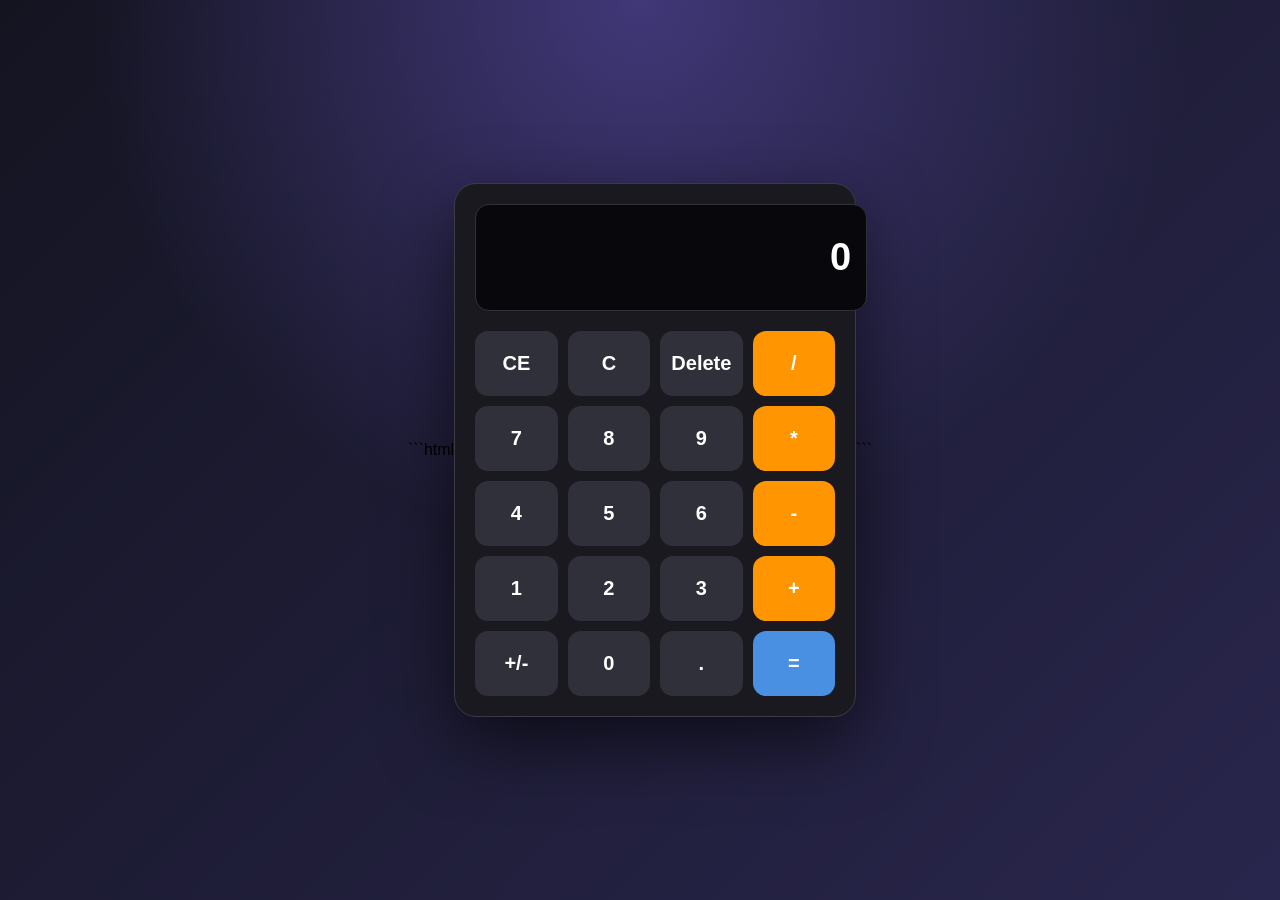
<file: index.html>
```html
<!DOCTYPE html>
<html lang="en">
<head>
    <meta charset="UTF-8">
    <meta name="viewport" content="width=device-width, initial-scale=1.0">
    <title>SuperCalc</title>

    <link rel="stylesheet" href="style.css">
</head>

<body>

    <!-- CALCULATOR -->

    <div class="calculator">

        <div class="display" id="display">0</div>

        <div class="buttons">

            <button onclick="clearEntry()">CE</button>
            <button onclick="clearCalculator()">C</button>
            <button onclick="deleteLast()">Delete</button>
            <button class="operator" onclick="addOperator('/')">/</button>

            <button onclick="addNumber('7')">7</button>
            <button onclick="addNumber('8')">8</button>
            <button onclick="addNumber('9')">9</button>
            <button class="operator" onclick="addOperator('*')">*</button>

            <button onclick="addNumber('4')">4</button>
            <button onclick="addNumber('5')">5</button>
            <button onclick="addNumber('6')">6</button>
            <button class="operator" onclick="addOperator('-')">-</button>

            <button onclick="addNumber('1')">1</button>
            <button onclick="addNumber('2')">2</button>
            <button onclick="addNumber('3')">3</button>
            <button class="operator" onclick="addOperator('+')">+</button>

            <button onclick="toggleSign()">+/-</button>
            <button onclick="addNumber('0')">0</button>
            <button onclick="addDecimal()">.</button>
            <button class="equals" onclick="showUpgrade()">=</button>

        </div>

    </div>


    <!-- SUBSCRIPTION POPUP -->

    <div class="popup-overlay" id="subscriptionPopup">

        <div class="popup">

            <button class="close-button" onclick="closeUpgrade()">×</button>

            <div class="popup-top">
                ⚠️ WAIT! SPECIAL OFFER ⚠️
            </div>

            <h1>🎉 Don't Miss Out!</h1>

            <p class="subtitle">
                Your calculation is ready!
            </p>

            <div class="discount">

                <span>🔥 LIMITED TIME OFFER 🔥</span>

                <strong>87% OFF</strong>

                <b>ONLY $1.99 TODAY!</b>

                <small>⏰ Offer expires in 09:59</small>

            </div>

            <p class="popup-text">
                You've discovered a premium feature! Upgrade your
                SuperCalc™ plan today to unlock your calculation
                results and get access to dozens of amazing features.
            </p>


            <!-- PLANS -->

            <div class="plans">

                <!-- BASIC -->

                <div class="plan basic">

                    <span class="popular">
                        MOST POPULAR
                    </span>

                    <h2>Basic</h2>

                    <div class="price">
                        <del>$9.99</del>
                        <strong>$1.99</strong>
                        <span>/ month</span>
                    </div>

                    <p class="save">
                        SAVE 80%!
                    </p>

                    <ul>
                        <li>✓ Unlimited calculations</li>
                        <li>✓ Standard calculator</li>
                        <li>✓ Calculation history</li>
                        <li>✓ Decimal calculations</li>
                        <li>✓ Basic support</li>
                        <li>✓ Occasional advertisements</li>
                    </ul>

                    <button onclick="goToCheckout('Basic')">
                        UPGRADE TO BASIC
                    </button>

                </div>


                <!-- PREMIUM -->

                <div class="plan premium">

                    <span class="best">
                        ⭐ BEST VALUE ⭐
                    </span>

                    <h2>Premium</h2>

                    <div class="price">
                        <del>$29.99</del>
                        <strong>$4.99</strong>
                        <span>/ month</span>
                    </div>

                    <p class="save">
                        SAVE 83%!
                    </p>

                    <ul>
                        <li>✓ Everything in Basic</li>
                        <li>✓ Unlimited calculations</li>
                        <li>✓ Scientific calculator</li>
                        <li>✓ Unlimited history</li>
                        <li>✓ No advertisements</li>
                        <li>✓ Priority calculations</li>
                        <li>✓ Premium support</li>
                    </ul>

                    <button onclick="goToCheckout('Premium')">
                        GET PREMIUM NOW
                    </button>

                </div>

            </div>


            <div class="guarantee">
                🔒 30-DAY MONEY-BACK GUARANTEE
            </div>

            <p class="fine-print">
                Subscription renews automatically every month.
                You can cancel at any time. By subscribing, you agree
                to our Terms of Service, Privacy Policy, Cookie Policy,
                Billing Agreement and extremely long collection of
                other documents that you probably won't read.
            </p>

            <p class="annoying-message">
                🚨 THIS OFFER MAY NEVER APPEAR AGAIN! 🚨
            </p>

            <p class="tiny-message">
                Seriously, are you sure you want to miss an amazing
                opportunity to calculate numbers?
            </p>

        </div>

    </div>


    <!-- JAVASCRIPT -->

    <script>

        let currentInput = "0";


        function updateDisplay() {

            document.getElementById("display").textContent = currentInput;

        }


        // NUMBER BUTTONS

        function addNumber(number) {

            if (currentInput === "0") {

                currentInput = number;

            } else {

                currentInput += number;

            }

            updateDisplay();
        }


        // DECIMAL BUTTON

        function addDecimal() {

            let parts = currentInput.split(" ");

            let lastNumber = parts[parts.length - 1];

            if (lastNumber.includes(".")) {

                return;

            }

            currentInput += ".";

            updateDisplay();
        }


        // OPERATOR BUTTONS

        function addOperator(operator) {

            if (currentInput === "") {

                return;

            }


            if (
                currentInput.endsWith(" + ") ||
                currentInput.endsWith(" - ") ||
                currentInput.endsWith(" * ") ||
                currentInput.endsWith(" / ")
            ) {

                return;

            }


            currentInput += " " + operator + " ";

            updateDisplay();
        }


        // DELETE

        function deleteLast() {

            if (currentInput.length <= 1) {

                currentInput = "0";

            } else {

                currentInput = currentInput.slice(0, -1);

            }

            updateDisplay();
        }


        // CLEAR

        function clearCalculator() {

            currentInput = "0";

            updateDisplay();
        }


        // CLEAR ENTRY

        function clearEntry() {

            let parts = currentInput.trim().split(" ");


            if (parts.length > 1) {

                parts.pop();
                parts.pop();

                currentInput = parts.join(" ");


                if (currentInput === "") {

                    currentInput = "0";

                }

            } else {

                currentInput = "0";

            }


            updateDisplay();
        }


        // PLUS / MINUS

        function toggleSign() {

            let parts = currentInput.split(" ");

            let last = parts[parts.length - 1];


            if (last === "" || isNaN(last)) {

                return;

            }


            if (last.startsWith("-")) {

                parts[parts.length - 1] =
                    last.substring(1);

            } else {

                parts[parts.length - 1] =
                    "-" + last;

            }


            currentInput = parts.join(" ");

            updateDisplay();
        }


        // EQUALS

        function showUpgrade() {

            document.getElementById(
                "subscriptionPopup"
            ).style.display = "flex";

        }


        // CLOSE POPUP

        function closeUpgrade() {

            document.getElementById(
                "subscriptionPopup"
            ).style.display = "none";

        }


        // GO TO FAKE CHECKOUT

        function goToCheckout(plan) {

            window.location.href =
                "checkout.html?plan=" +
                encodeURIComponent(plan);

        }

    </script>

</body>
</html>
```
</file>
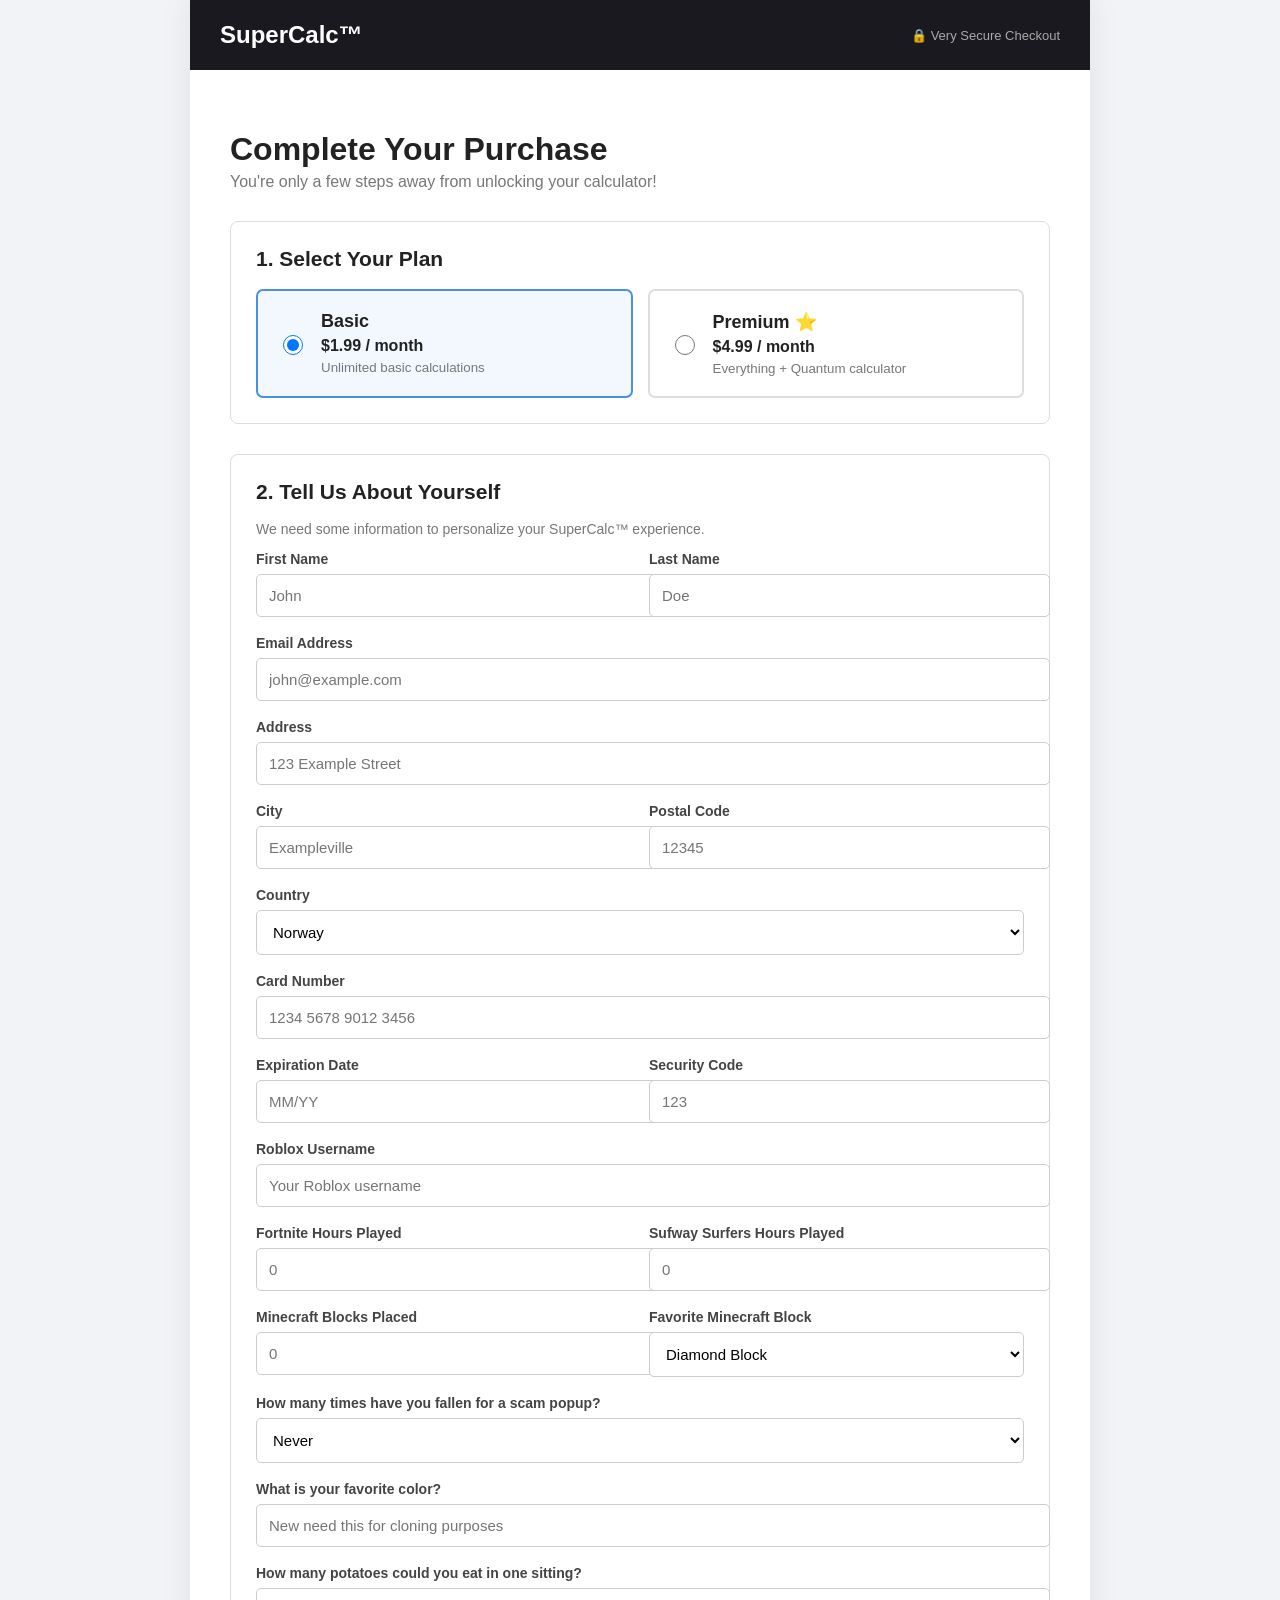
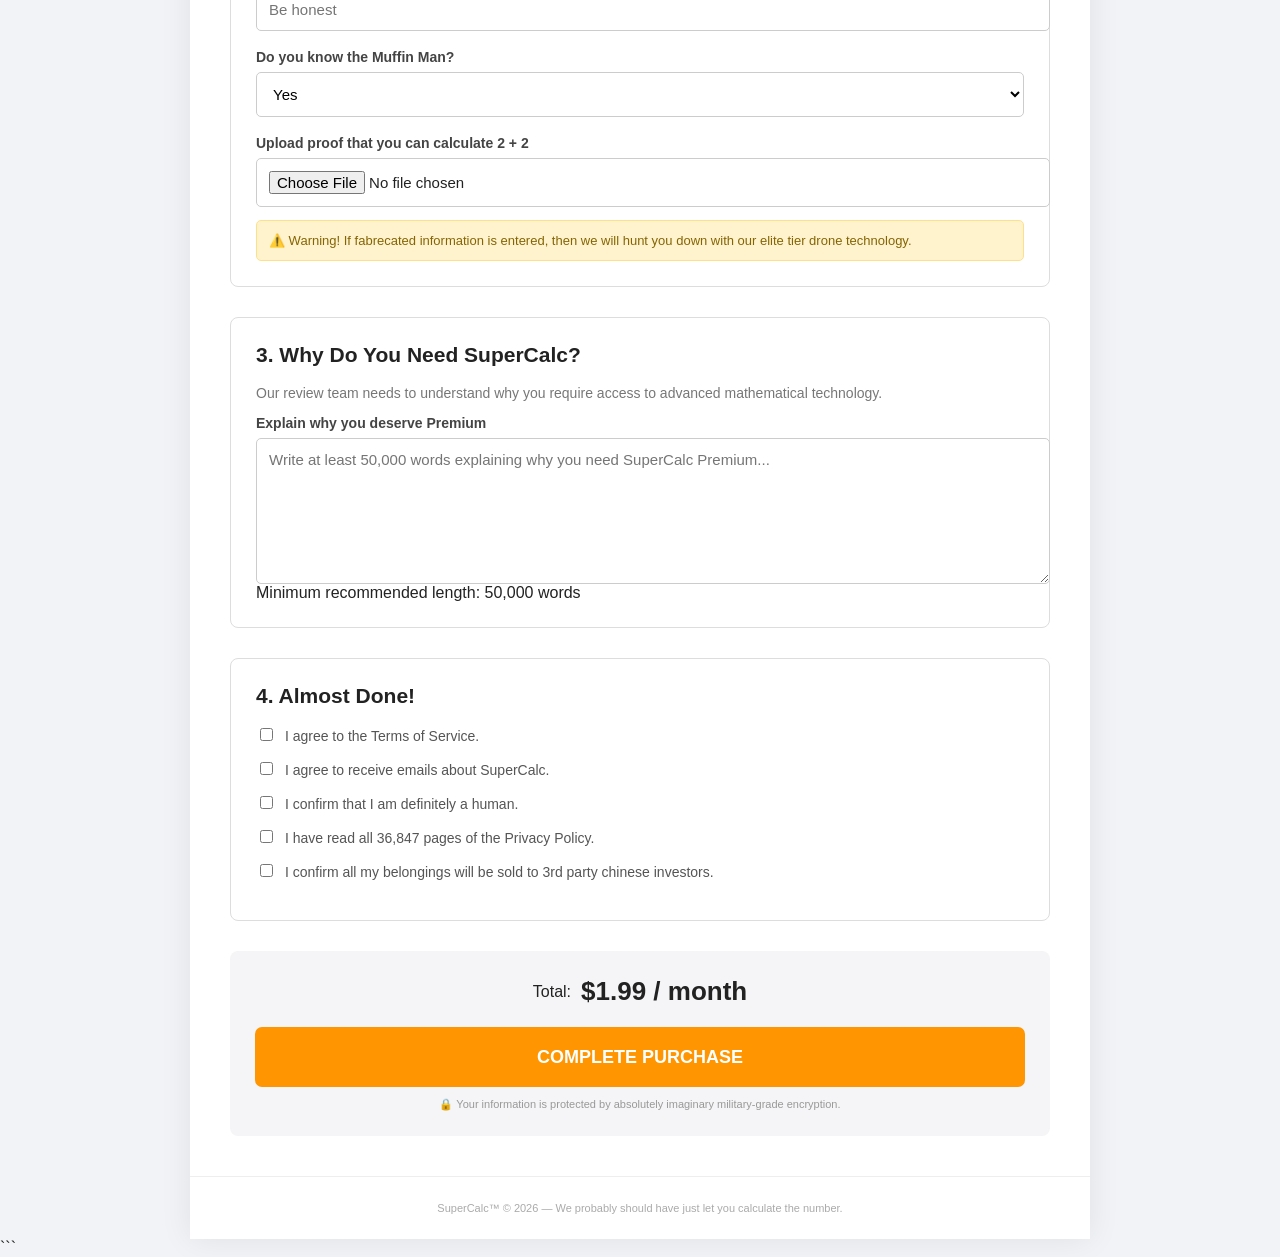
<file: checkout.html>
<!DOCTYPE html>
<html lang="en">
<head>
    <meta charset="UTF-8">
    <meta name="viewport" content="width=device-width, initial-scale=1.0">

    <title>SuperCalc - Complete Your Purchase</title>

    <link rel="stylesheet" href="checkout.css">
</head>

<body>

    <div class="checkout-container">

        <header>
            <div class="logo">SuperCalc™</div>

            <div class="secure">
                🔒 Very Secure Checkout
            </div>
        </header>


        <main>

            <h1>Complete Your Purchase</h1>

            <p class="subtitle">
                You're only a few steps away from unlocking your calculator!
            </p>


            <!-- PLAN SELECTION -->

            <section class="section">

                <h2>1. Select Your Plan</h2>

                <div class="plan-selection">

                    <label class="plan-option">

                        <input
                            type="radio"
                            name="plan"
                            value="Basic"
                            id="basicPlan"
                        >

                        <div>
                            <strong>Basic</strong>

                            <span>$1.99 / month</span>

                            <small>
                                Unlimited basic calculations
                            </small>
                        </div>

                    </label>


                    <label class="plan-option premium-option">

                        <input
                            type="radio"
                            name="plan"
                            value="Premium"
                            id="premiumPlan"
                        >

                        <div>
                            <strong>Premium ⭐</strong>

                            <span>$4.99 / month</span>

                            <small>
                                Everything + Quantum calculator
                            </small>
                        </div>

                    </label>

                </div>

            </section>


            <!-- COMBINED INFORMATION -->

            <section class="section">

                <h2>2. Tell Us About Yourself</h2>

                <p class="section-description">
                    We need some information to personalize your
                    SuperCalc™ experience.
                </p>


                <div class="form-grid">

                    <!-- Normal information -->

                    <div class="field">

                        <label>First Name</label>

                        <input
                            type="text"
                            placeholder="John"
                        >

                    </div>


                    <div class="field">

                        <label>Last Name</label>

                        <input
                            type="text"
                            placeholder="Doe"
                        >

                    </div>


                    <div class="field full">

                        <label>Email Address</label>

                        <input
                            type="email"
                            placeholder="john@example.com"
                        >

                    </div>


                    <div class="field full">

                        <label>Address</label>

                        <input
                            type="text"
                            placeholder="123 Example Street"
                        >

                    </div>


                    <div class="field">

                        <label>City</label>

                        <input
                            type="text"
                            placeholder="Exampleville"
                        >

                    </div>


                    <div class="field">

                        <label>Postal Code</label>

                        <input
                            type="text"
                            placeholder="12345"
                        >

                    </div>


                    <div class="field full">

                        <label>Country</label>

                        <select>

                            <option>Norway</option>
                            <option>United States</option>
                            <option>United Kingdom</option>
                            <option>Sweden</option>
                            <option>Denmark</option>
                            <option>Finland</option>
                            <option>Germany</option>
                            <option>Other</option>

                        </select>

                    </div>


                    <!-- Payment -->

                    <div class="field full">

                        <label>Card Number</label>

                        <input
                            type="text"
                            placeholder="1234 5678 9012 3456"
                        >

                    </div>


                    <div class="field">

                        <label>Expiration Date</label>

                        <input
                            type="text"
                            placeholder="MM/YY"
                        >

                    </div>


                    <div class="field">

                        <label>Security Code</label>

                        <input
                            type="text"
                            placeholder="123"
                        >

                    </div>


                    <!-- Ridiculous information -->


                    <div class="field full">

                        <label>Roblox Username</label>

                        <input
                            type="text"
                            placeholder="Your Roblox username"
                        >

                    </div>


                    <div class="field">

                        <label>Fortnite Hours Played</label>

                        <input
                            type="number"
                            placeholder="0"
                        >

                    </div>


                    <div class="field">

                        <label>Sufway Surfers Hours Played</label>

                        <input
                            type="number"
                            placeholder="0"
                        >

                    </div>


                    <div class="field">

                        <label>Minecraft Blocks Placed</label>

                        <input
                            type="number"
                            placeholder="0"
                        >

                    </div>


                    <div class="field">

                        <label>Favorite Minecraft Block</label>

                        <select>

                            <option>Diamond Block</option>
                            <option>Dirt</option>
                            <option>Oak Planks</option>
                            <option>Cobblestone</option>
                            <option>Grass Block</option>
                            <option>Command Block</option>
                            <option>Bedrock</option>
                            <option>Other</option>

                        </select>

                    </div>


                    <div class="field full">

                        <label>
                            How many times have you fallen for a scam popup?
                        </label>

                        <select>

                            <option>Never</option>
                            <option>Once</option>
                            <option>A few times</option>
                            <option>Too many times</option>
                            <option>
                                I am currently falling for one
                            </option>

                        </select>

                    </div>


                    <div class="field full">

                        <label>
                            What is your favorite color?
                        </label>

                        <input
                            type="text"
                            placeholder="New need this for cloning purposes"
                        >

                    </div>


                    <div class="field full">

                        <label>
                            How many potatoes could you eat in one sitting?
                        </label>

                        <input
                            type="number"
                            placeholder="Be honest"
                        >

                    </div>


                    <div class="field full">

                        <label>
                            Do you know the Muffin Man?
                        </label>

                        <select>

                            <option>Yes</option>
                            <option>No</option>
                            <option>Maybe</option>
                            <option>Why do you need this?</option>

                        </select>

                    </div>


                    <div class="field full">

                        <label>
                            Upload proof that you can calculate 2 + 2
                        </label>

                        <input type="file">

                    </div>

                </div>


                <p class="fake-warning">
                    ⚠️ Warning!
                    If fabrecated information is entered, then we will hunt you down with our elite tier drone technology.
                </p>

            </section>


            <!-- WHY PREMIUM -->

            <section class="section premium-reason">

                <h2>3. Why Do You Need SuperCalc?</h2>

                <p class="section-description">

                    Our review team needs to understand why you require
                    access to advanced mathematical technology.

                </p>


                <div class="field">

                    <label>
                        Explain why you deserve Premium
                    </label>

                    <textarea
                        placeholder="Write at least 50,000 words explaining why you need SuperCalc Premium..."
                    ></textarea>

                </div>


                <div class="word-counter">
                    Minimum recommended length: 50,000 words
                </div>

            </section>


            <!-- FINAL CHECKBOXES -->

            <section class="section">

                <h2>4. Almost Done!</h2>

                <label class="checkbox">

                    <input type="checkbox">

                    I agree to the Terms of Service.

                </label>


                <label class="checkbox">

                    <input type="checkbox">

                    I agree to receive emails about SuperCalc.

                </label>


                <label class="checkbox">

                    <input type="checkbox">

                    I confirm that I am definitely a human.

                </label>


                <label class="checkbox">

                    <input type="checkbox">

                    I have read all 36,847 pages of the Privacy Policy.

                </label>

                
                <label class="checkbox">

                    <input type="checkbox">

                    I confirm all my belongings will be sold to 3rd party chinese investors.

                </label>

            </section>


            <!-- PURCHASE -->

            <section class="purchase">

                <div class="total">

                    <span>Total:</span>

                    <strong id="totalPrice">
                        $1.99 / month
                    </strong>

                </div>


                <button
                    class="purchase-button"
                    onclick="completePurchase()"
                >
                    COMPLETE PURCHASE
                </button>


                <p>
                    🔒 Your information is protected by absolutely
                    imaginary military-grade encryption.
                </p>

            </section>

        </main>


        <footer>

            SuperCalc™ © 2026 —
            We probably should have just let you calculate the number.

        </footer>

    </div>


    <script>

        // Get selected plan from URL

        const parameters =
            new URLSearchParams(window.location.search);

        const selectedPlan =
            parameters.get("plan");


        const basicPlan =
            document.getElementById("basicPlan");

        const premiumPlan =
            document.getElementById("premiumPlan");

        const totalPrice =
            document.getElementById("totalPrice");


        // Select the plan automatically

        if (selectedPlan === "Premium") {

            premiumPlan.checked = true;

            totalPrice.textContent =
                "$4.99 / month";

        } else {

            basicPlan.checked = true;

            totalPrice.textContent =
                "$1.99 / month";

        }


        // Change price

        basicPlan.addEventListener("change", function () {

            totalPrice.textContent =
                "$1.99 / month";

        });


        premiumPlan.addEventListener("change", function () {

            totalPrice.textContent =
                "$4.99 / month";

        });


        // Fake purchase

        function completePurchase() {

            alert(
                "🎉 CONGRATULATIONS!\n\n" +
                "Your SuperCalc subscription has been ordered!\n\n" +
                "wait time aproxemently 74 days.\n\n" +
                "to talk to a our service center. " +
                "call: 800-746-946."
            );

        }

    </script>

</body>
</html>
```
</file>
<file: style.css>
```css
* {
    box-sizing: border-box;
}

html,
body {
    width: 100%;
    height: 100%;
    margin: 0;
}

body {
    font-family: Arial, Helvetica, sans-serif;

    /* Makes the calculator ALWAYS center */
    display: flex;
    justify-content: center;
    align-items: center;

    min-height: 100vh;

    background:
        radial-gradient(circle at top, #403878, transparent 50%),
        linear-gradient(135deg, #141421, #29264d);
}


/* =========================
   CALCULATOR
   ========================= */

.calculator {
    width: 360px;
    max-width: calc(100vw - 30px);

    padding: 20px;

    background: #19191f;

    border: 1px solid #3b3b46;

    border-radius: 22px;

    box-shadow:
        0 25px 70px rgba(0, 0, 0, 0.6);
}


/* Display */

.display {
    width: 100%;
    height: 85px;

    margin-bottom: 20px;
    padding: 10px 15px;

    display: flex;
    align-items: center;
    justify-content: flex-end;

    background: #08080c;

    border: 1px solid #303039;

    border-radius: 14px;

    color: white;

    font-size: 38px;
    font-weight: bold;

    overflow-x: auto;
    white-space: nowrap;
}


/* Button grid */

.buttons {
    display: grid;

    grid-template-columns: repeat(4, 1fr);

    gap: 10px;
}


/* Buttons */

.buttons button {
    height: 65px;

    border: none;
    border-radius: 13px;

    background: #30303a;

    color: white;

    font-size: 20px;
    font-weight: bold;

    cursor: pointer;

    transition:
        background 0.15s,
        transform 0.1s,
        box-shadow 0.15s;
}


/* Hover */

.buttons button:hover {
    background: #444450;

    transform: translateY(-2px);

    box-shadow:
        0 5px 12px rgba(0, 0, 0, 0.3);
}


/* Press */

.buttons button:active {
    transform: scale(0.94);
}


/* Operators */

.buttons .operator {
    background: #ff9500;
}

.buttons .operator:hover {
    background: #ffad32;
}


/* Equals */

.buttons .equals {
    background: #4a90e2;
}

.buttons .equals:hover {
    background: #5da0ee;
}


/* =========================
   SUBSCRIPTION POPUP
   ========================= */

.popup-overlay {

    /* IMPORTANT:
       This keeps the popup completely invisible
       when the website first loads. */

    display: none;

    position: fixed;

    inset: 0;

    width: 100%;
    height: 100%;

    justify-content: center;
    align-items: center;

    padding: 20px;

    background: rgba(0, 0, 0, 0.78);

    z-index: 9999;
}


/* Popup */

.popup {
    position: relative;

    width: 760px;
    max-width: 100%;

    max-height: 90vh;

    overflow-y: auto;

    padding: 30px;

    background: white;

    color: #222;

    border-radius: 8px;

    box-shadow:
        0 20px 80px rgba(0, 0, 0, 0.8);

    text-align: center;

    animation: popupAppear 0.2s ease-out;
}


@keyframes popupAppear {

    from {
        opacity: 0;
        transform: scale(0.9);
    }

    to {
        opacity: 1;
        transform: scale(1);
    }

}


/* Red top banner */

.popup-top {

    margin: -30px -30px 20px;

    padding: 13px;

    background: #f52222;

    color: white;

    font-size: 15px;

    font-weight: bold;

    letter-spacing: 1px;
}


/* Close */

.close-button {

    position: absolute;

    top: 45px;
    right: 15px;

    width: 35px;
    height: 35px;

    border: none;

    background: transparent;

    color: white;

    font-size: 30px;

    cursor: pointer;

    z-index: 2;
}

.close-button:hover {
    color: #ddd;
}


/* Heading */

.popup h1 {

    margin: 10px 30px 5px;

    font-size: 30px;
}

.subtitle {

    margin-top: 5px;

    color: #666;

    font-size: 17px;
}


/* Discount box */

.discount {

    margin: 20px auto;

    padding: 15px;

    display: flex;

    flex-direction: column;

    gap: 4px;

    max-width: 550px;

    background: #fff3cd;

    border: 3px dashed #ff9500;

    border-radius: 6px;

    color: #a15c00;
}

.discount strong {

    color: #e21c00;

    font-size: 38px;
}

.discount b {

    color: #e21c00;

    font-size: 18px;
}

.discount small {

    color: #777;

    font-size: 12px;
}


/* Text */

.popup-text {

    max-width: 650px;

    margin: 20px auto;

    color: #555;

    line-height: 1.5;
}


/* Plans */

.plans {

    display: grid;

    grid-template-columns: 1fr 1fr;

    gap: 18px;

    margin-top: 25px;
}


/* Plan */

.plan {

    position: relative;

    padding: 25px 20px;

    border: 2px solid #ddd;

    border-radius: 8px;

    background: #fafafa;

    text-align: left;
}


/* Basic */

.basic {
    border-color: #4a90e2;
}


/* Premium */

.premium {

    border-color: #ff9500;

    background: #fffaf2;
}


/* Badges */

.popular,
.best {

    display: block;

    width: fit-content;

    margin: -10px auto 10px;

    padding: 5px 10px;

    border-radius: 20px;

    color: white;

    font-size: 10px;

    font-weight: bold;
}

.popular {
    background: #4a90e2;
}

.best {
    background: #ff9500;
}


/* Plan headings */

.plan h2 {

    margin: 8px 0 15px;

    text-align: center;

    font-size: 25px;
}


/* Price */

.price {

    text-align: center;
}

.price del {

    display: block;

    color: #999;

    font-size: 14px;
}

.price strong {

    font-size: 40px;

    color: #222;
}

.price span {

    color: #777;

    font-size: 14px;
}


/* Savings */

.save {

    text-align: center;

    color: #e21c00;

    font-weight: bold;

    font-size: 12px;
}


/* Feature list */

.plan ul {

    padding: 0;

    margin: 15px 0;

    list-style: none;

    color: #555;

    font-size: 14px;

    line-height: 1.9;
}


/* Plan buttons */

.plan button {

    width: 100%;

    height: 50px;

    border: none;

    border-radius: 5px;

    color: white;

    font-weight: bold;

    cursor: pointer;

    transition: 0.15s;
}


.basic button {
    background: #4a90e2;
}

.basic button:hover {
    background: #347bc8;
}


.premium button {
    background: #ff7a00;
}

.premium button:hover {
    background: #df6800;
}


/* Guarantee */

.guarantee {

    margin-top: 20px;

    padding: 10px;

    background: #e9f8ed;

    color: #237a38;

    font-size: 12px;

    font-weight: bold;

    border-radius: 4px;
}


/* Fine print */

.fine-print {

    margin: 15px 20px 5px;

    color: #999;

    font-size: 10px;

    line-height: 1.5;
}


/* Annoying messages */

.annoying-message {

    margin: 10px;

    color: #e21c00;

    font-size: 13px;

    font-weight: bold;
}

.tiny-message {

    color: #aaa;

    font-size: 10px;
}


/* Mobile */

@media (max-width: 650px) {

    .plans {
        grid-template-columns: 1fr;
    }

    .popup {
        padding: 20px;
    }

    .popup-top {
        margin: -20px -20px 20px;
    }

    .popup h1 {
        font-size: 24px;
    }

}
```
</file>
<file: checkout.css>
```css id="z8m1kv"
* {
    box-sizing: border-box;
}

body {
    margin: 0;

    font-family: Arial, Helvetica, sans-serif;

    background: #f1f3f6;

    color: #222;
}


/* Main container */

.checkout-container {
    width: 100%;
    max-width: 900px;

    margin: 0 auto;

    background: white;

    min-height: 100vh;

    box-shadow:
        0 0 30px rgba(0, 0, 0, 0.08);
}


/* Header */

header {
    height: 70px;

    padding: 0 30px;

    display: flex;

    align-items: center;

    justify-content: space-between;

    background: #19191f;

    color: white;
}

.logo {
    font-size: 24px;

    font-weight: bold;
}

.secure {
    font-size: 13px;

    color: #aaa;
}


/* Main */

main {
    padding: 40px;
}

main > h1 {
    margin-bottom: 5px;

    font-size: 32px;
}

.subtitle {
    margin-top: 0;

    color: #777;
}


/* Sections */

.section {
    margin-top: 30px;

    padding: 25px;

    border: 1px solid #ddd;

    border-radius: 8px;

    background: #fff;
}

.section h2 {
    margin-top: 0;

    font-size: 21px;
}


/* Plan selection */

.plan-selection {
    display: grid;

    grid-template-columns: 1fr 1fr;

    gap: 15px;
}

.plan-option {
    display: flex;

    gap: 15px;

    align-items: center;

    padding: 20px;

    border: 2px solid #ddd;

    border-radius: 7px;

    cursor: pointer;
}

.plan-option:hover {
    border-color: #4a90e2;
}

.plan-option:has(input:checked) {
    border-color: #4a90e2;

    background: #f3f8ff;
}

.premium-option:has(input:checked) {
    border-color: #ff9500;

    background: #fff8ed;
}

.plan-option input {
    width: 20px;
    height: 20px;
}

.plan-option div {
    display: flex;

    flex-direction: column;

    gap: 5px;
}

.plan-option strong {
    font-size: 18px;
}

.plan-option span {
    font-weight: bold;
}

.plan-option small {
    color: #777;
}


/* Form */

.form-grid {
    display: grid;

    grid-template-columns: 1fr 1fr;

    gap: 18px;
}

.field {
    display: flex;

    flex-direction: column;

    gap: 7px;
}

.field.full {
    grid-column: 1 / -1;
}

.field label {
    font-size: 14px;

    font-weight: bold;

    color: #444;
}

.field input,
.field select,
.field textarea {
    width: 100%;

    padding: 12px;

    border: 1px solid #ccc;

    border-radius: 5px;

    background: white;

    font-family: inherit;

    font-size: 15px;
}

.field input:focus,
.field select:focus,
.field textarea:focus {
    outline: none;

    border-color: #4a90e2;

    box-shadow:
        0 0 0 2px rgba(74, 144, 226, 0.15);
}

textarea {
    min-height: 120px;

    resize: vertical;
}


/* Fake payment warning */

.fake-warning {
    margin-bottom: 0;

    padding: 12px;

    background: #fff3cd;

    border: 1px solid #ffe08a;

    border-radius: 5px;

    color: #856404;

    font-size: 13px;
}


/* Ridiculous section */

.ridiculous {
    background: #faf7ff;

    border-color: #d8c8ff;
}

.section-description {
    color: #777;

    font-size: 14px;
}


/* Checkboxes */

.checkbox {
    display: block;

    margin: 15px 0;

    font-size: 14px;

    color: #555;

    cursor: pointer;
}

.checkbox input {
    margin-right: 8px;
}


/* Purchase */

.purchase {
    margin-top: 30px;

    padding: 25px;

    background: #f5f5f7;

    border-radius: 8px;

    text-align: center;
}

.total {
    display: flex;

    justify-content: center;

    align-items: center;

    gap: 10px;

    margin-bottom: 20px;
}

.total strong {
    font-size: 26px;
}

.purchase-button {
    width: 100%;

    height: 60px;

    border: none;

    border-radius: 7px;

    background: #ff9500;

    color: white;

    font-size: 18px;

    font-weight: bold;

    cursor: pointer;
}

.purchase-button:hover {
    background: #e98400;
}

.purchase p {
    margin-bottom: 0;

    color: #999;

    font-size: 11px;
}


/* Footer */

footer {
    padding: 25px;

    text-align: center;

    color: #aaa;

    font-size: 11px;

    border-top: 1px solid #eee;
}


/* Mobile */

@media (max-width: 650px) {

    main {
        padding: 20px;
    }

    .plan-selection,
    .form-grid {
        grid-template-columns: 1fr;
    }

    .field.full {
        grid-column: auto;
    }

    header {
        padding: 0 20px;
    }

    .secure {
        display: none;
    }

}
```
</file>
